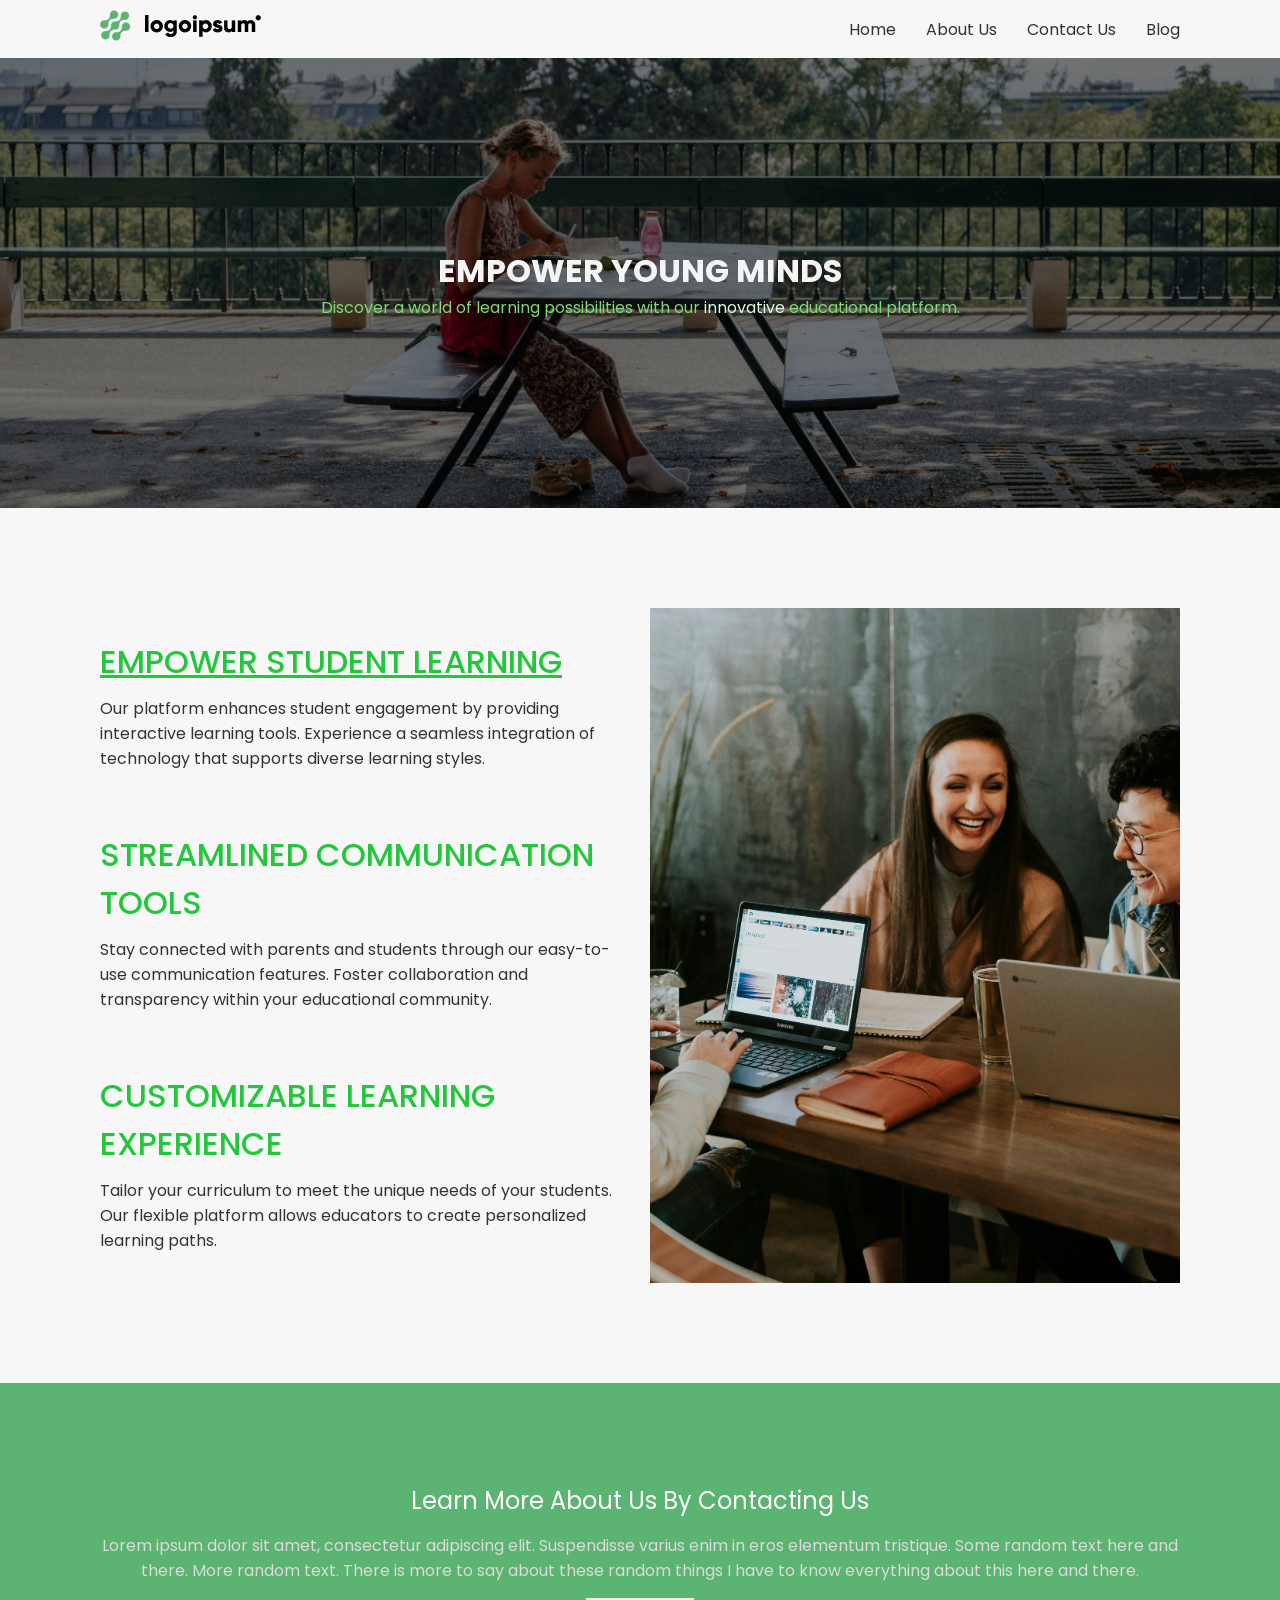
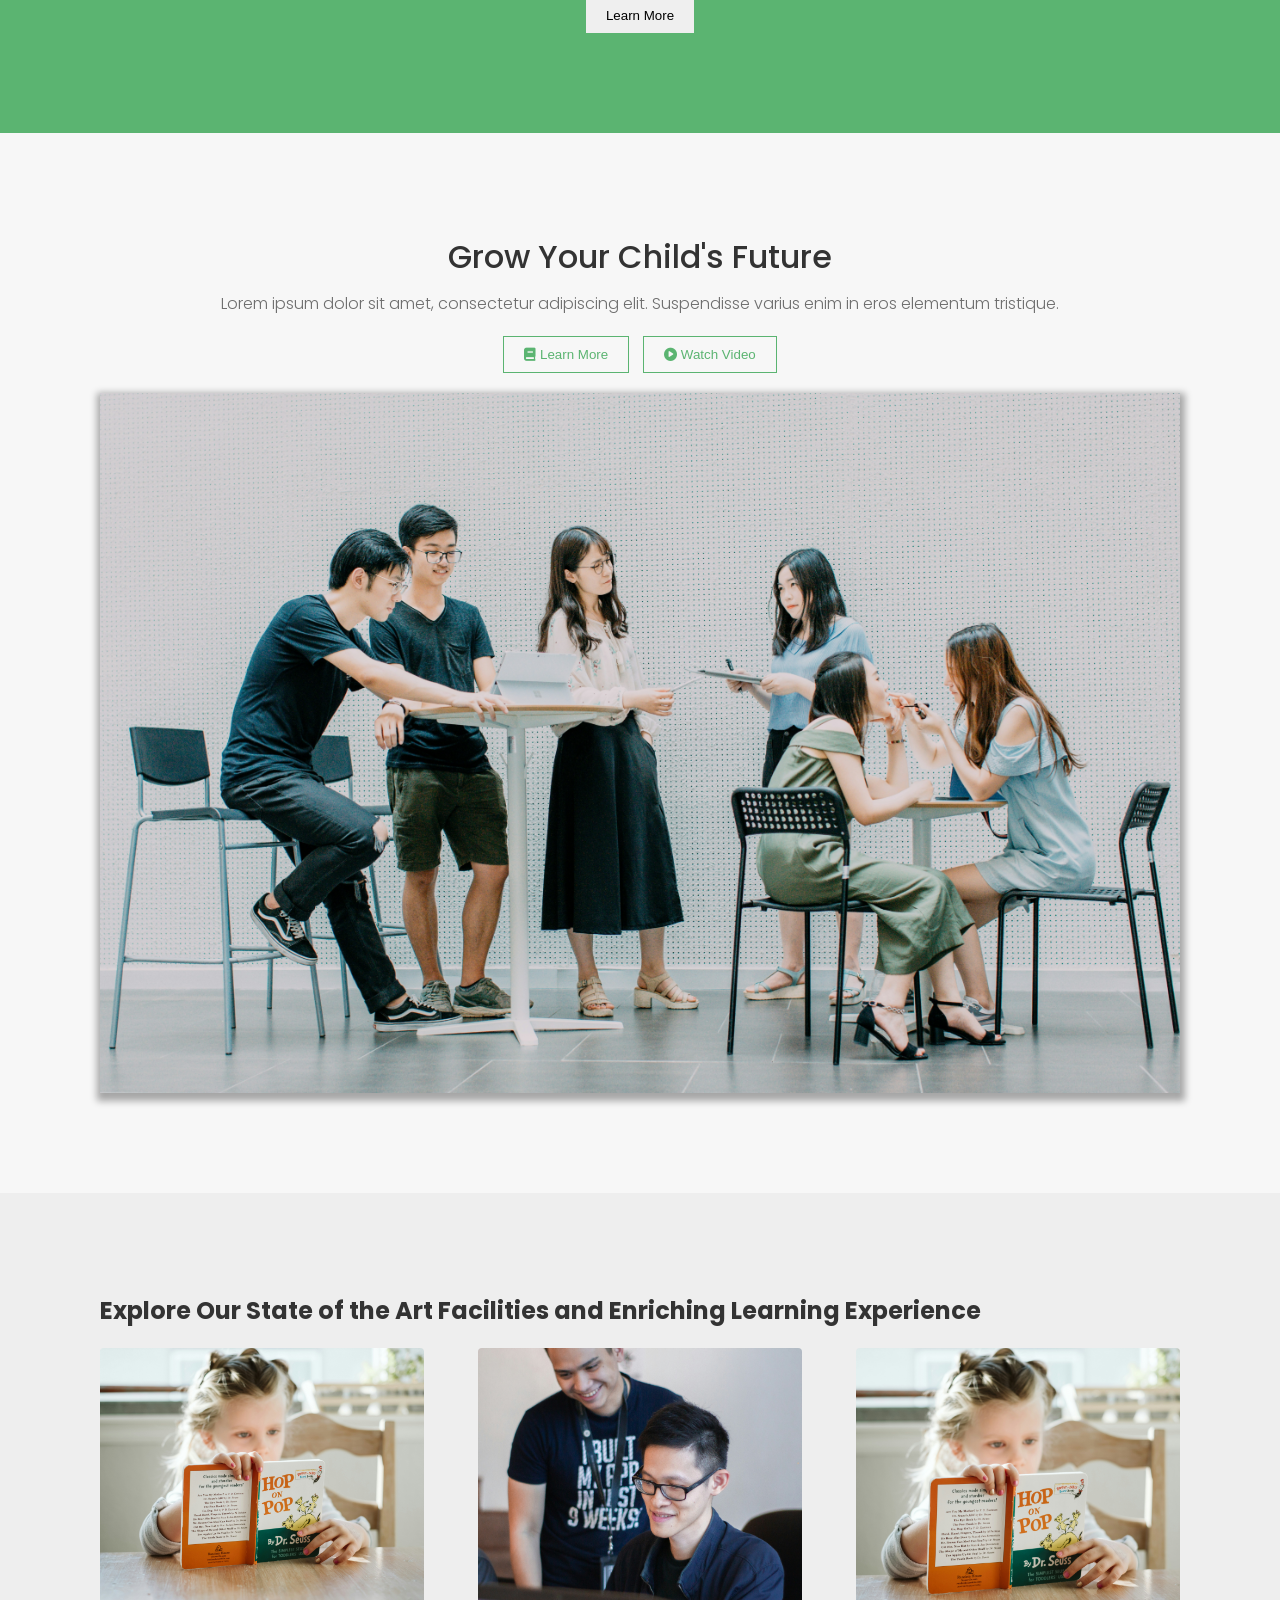
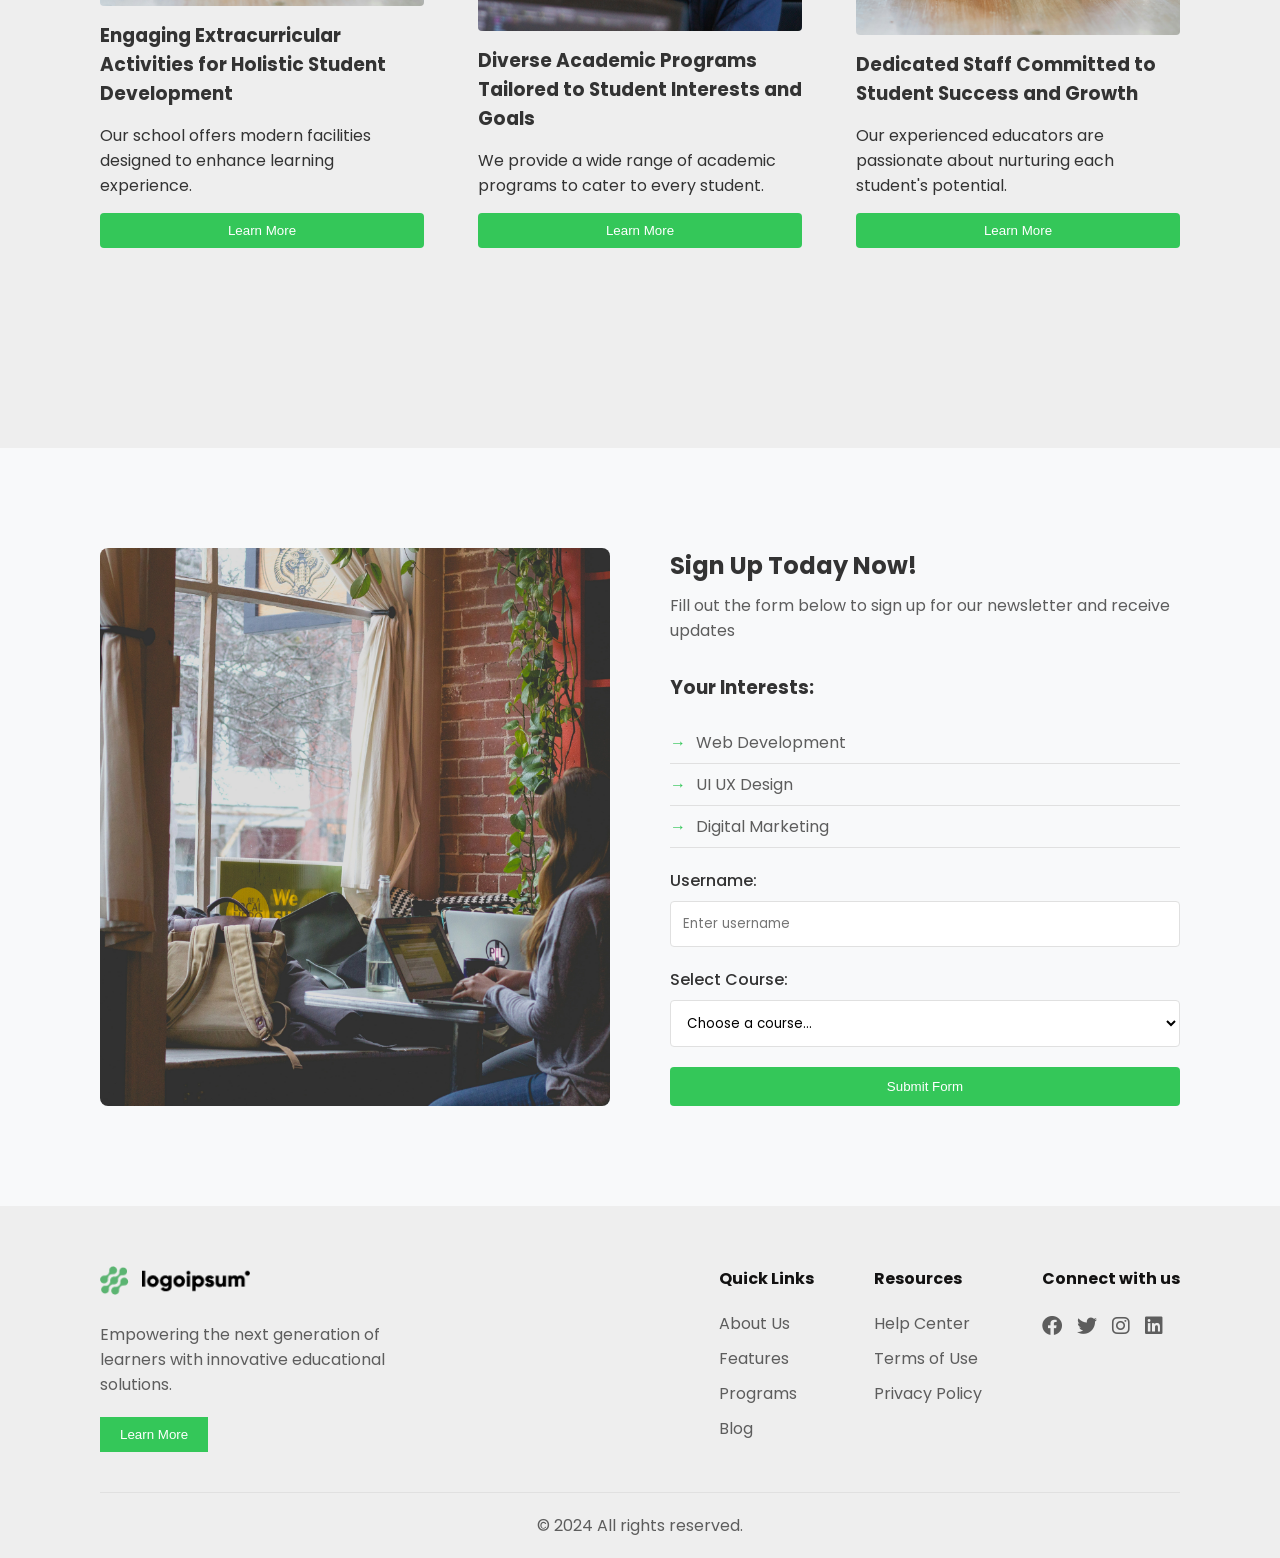
<file: App_1/index.html>
<!DOCTYPE html>
<html lang="en">
  <head>
    <meta charset="UTF-8" />
    <meta name="viewport" content="width=device-width, initial-scale=1.0" />
    <title>T_O_CSS_C_a1</title>

    <link rel="preconnect" href="https://fonts.googleapis.com" />
    <link rel="preconnect" href="https://fonts.gstatic.com" crossorigin />
    <link
      href="https://fonts.googleapis.com/css2?family=Poppins:wght@100;200;300;400;500;600;700;800;900&display=swap"
      rel="stylesheet"
    />
    <link rel="stylesheet" href="styles.css" />
    <link
      rel="stylesheet"
      href="https://cdnjs.cloudflare.com/ajax/libs/font-awesome/6.0.0/css/all.min.css"
    />
  </head>
  <body>
    <!-- 9. Exercise - Navigation and Footer -->
    <nav class="nav">
      <div class="nav__logo">
        <img src="images/logo.png" alt="Logo" />
      </div>
      <div class="nav__links">
        <a href="#home" class="nav__link">Home</a>
        <a href="#about" class="nav__link">About Us</a>
        <a href="#contact" class="nav__link">Contact Us</a>
        <a href="#blog" class="nav__link">Blog</a>
      </div>
    </nav>

    <header class="hero">
      <h1 class="hero__title">EMPOWER YOUNG MINDS</h1>
      <p class="hero__description">
        Discover a world of learning possibilities with our
        <span id="hero__highlight">innovative</span> educational platform.
      </p>
    </header>

    <section class="feature">
      <div class="feature__container">
        <div class="feature__item">
          <h2 class="feature__title feature__title--selected">
            Empower Student Learning
          </h2>
          <p class="feature__description">
            Our platform enhances student engagement by providing interactive
            learning tools. Experience a seamless integration of technology that
            supports diverse learning styles.
          </p>
        </div>

        <div class="feature__item">
          <h2 class="feature__title">Streamlined Communication Tools</h2>
          <p class="feature__description">
            Stay connected with parents and students through our easy-to-use
            communication features. Foster collaboration and transparency within
            your educational community.
          </p>
        </div>

        <div class="feature__item">
          <h2 class="feature__title">Customizable Learning Experience</h2>
          <p class="feature__description">
            Tailor your curriculum to meet the unique needs of your students.
            Our flexible platform allows educators to create personalized
            learning paths.
          </p>
        </div>
      </div>

      <div class="feature__image-container">
        <img
          class="feature__image"
          src="images/features.jpg"
          alt="Feature Image"
        />
      </div>
    </section>

    <!-- 3. Colors - Call to Action Section -->
    <section class="cta">
      <h3 class="cta__title">Learn More About Us By Contacting Us</h3>
      <p class="cta__description">
        Lorem ipsum dolor sit amet, consectetur adipiscing elit. Suspendisse
        varius enim in eros elementum tristique. Some random text here and
        there. More random text. There is more to say about these random things
        I have to know everything about this here and there.
      </p>
      <button class="cta__button cta__button--primary">Learn More</button>
    </section>

    <!-- 4. Box Model - Video Section -->
    <section class="video">
      <h3 class="video__title">Grow Your Child's Future</h3>
      <p class="video__description">
        Lorem ipsum dolor sit amet, consectetur adipiscing elit. Suspendisse
        varius enim in eros elementum tristique.
      </p>
      <div class="video__controls">
        <button class="video__button video__button--primary">
          <i class="fas fa-book"></i> Learn More
        </button>
        <button class="video__button video__button--secondary">
          <i class="fas fa-play-circle"></i> Watch Video
        </button>
      </div>
      <div class="video__container"></div>
    </section>

    <!-- 5. Flex - Programs Section -->
    <section class="programs">
      <h2>
        Explore Our State of the Art Facilities and Enriching Learning
        Experience
      </h2>
      <div class="programs__cards">
        <div class="programs__card">
          <img
            class="programs__card-img"
            src="images/program1.jpg"
            alt="Learning Activities"
          />
          <h3>
            Engaging Extracurricular Activities for Holistic Student Development
          </h3>
          <p>
            Our school offers modern facilities designed to enhance learning
            experience.
          </p>
          <button class="programs__button">Learn More</button>
        </div>
        <div class="programs__card">
          <img
            class="programs__card-img"
            src="images/program2.jpg"
            alt="Academic Programs"
          />
          <h3>
            Diverse Academic Programs Tailored to Student Interests and Goals
          </h3>
          <p>
            We provide a wide range of academic programs to cater to every
            student.
          </p>
          <button class="programs__button">Learn More</button>
        </div>
        <div class="programs__card">
          <img
            class="programs__card-img"
            src="images/program1.jpg"
            alt="Learning Activities"
          />
          <h3>Dedicated Staff Committed to Student Success and Growth</h3>
          <p>
            Our experienced educators are passionate about nurturing each
            student's potential.
          </p>
          <button class="programs__button">Learn More</button>
        </div>
      </div>
    </section>

    <!-- 6. HTML Elements & Images - Form Section -->
    <section class="element">
      <div class="element__left">
        <img
          class="element__image"
          src="images/formimage.jpg"
          alt="Form Image"
        />
      </div>
      <div class="element__right">
        <h2>Sign Up Today Now!</h2>
        <p class="element__subtitle">
          Fill out the form below to sign up for our newsletter and receive
          updates
        </p>
        <form class="element__form">
          <h3>Your Interests:</h3>
          <ul class="element__list">
            <li class="element__list-item">Web Development</li>
            <li class="element__list-item">UI UX Design</li>
            <li class="element__list-item">Digital Marketing</li>
          </ul>

          <div class="element__form-group">
            <label for="username">Username:</label>
            <input type="text" id="username" placeholder="Enter username" />
          </div>

          <div class="element__form-group">
            <label for="course">Select Course:</label>
            <select id="course">
              <option value="">Choose a course...</option>
              <option value="html">HTML & CSS</option>
              <option value="js">Javascript</option>
              <option value="react">React</option>
            </select>
          </div>

          <button type="submit" class="element__button">Submit Form</button>
        </form>
      </div>
    </section>

    <!-- 9. Exercise - Navigation and Footer -->
    <footer class="footer">
      <div class="footer__content">
        <div class="footer__logo">
          <img src="images/logo.png" alt="Logo" />
          <p>
            Empowering the next generation of learners with innovative
            educational solutions.
          </p>
          <button class="footer__button">Learn More</button>
        </div>
        <div class="footer__links">
          <div class="footer__column">
            <h4>Quick Links</h4>
            <a href="#">About Us</a>
            <a href="#">Features</a>
            <a href="#">Programs</a>
            <a href="#">Blog</a>
          </div>
          <div class="footer__column">
            <h4>Resources</h4>
            <a href="#">Help Center</a>
            <a href="#">Terms of Use</a>
            <a href="#">Privacy Policy</a>
          </div>
          <div class="footer__column">
            <h4>Connect with us</h4>
            <div class="footer__social">
              <a href="#"><i class="fab fa-facebook"></i></a>
              <a href="#"><i class="fab fa-twitter"></i></a>
              <a href="#"><i class="fab fa-instagram"></i></a>
              <a href="#"><i class="fab fa-linkedin"></i></a>
            </div>
          </div>
        </div>
      </div>
      <div class="footer__bottom">
        <p>&copy; 2024 All rights reserved.</p>
      </div>
    </footer>
  </body>
</html>
</file>
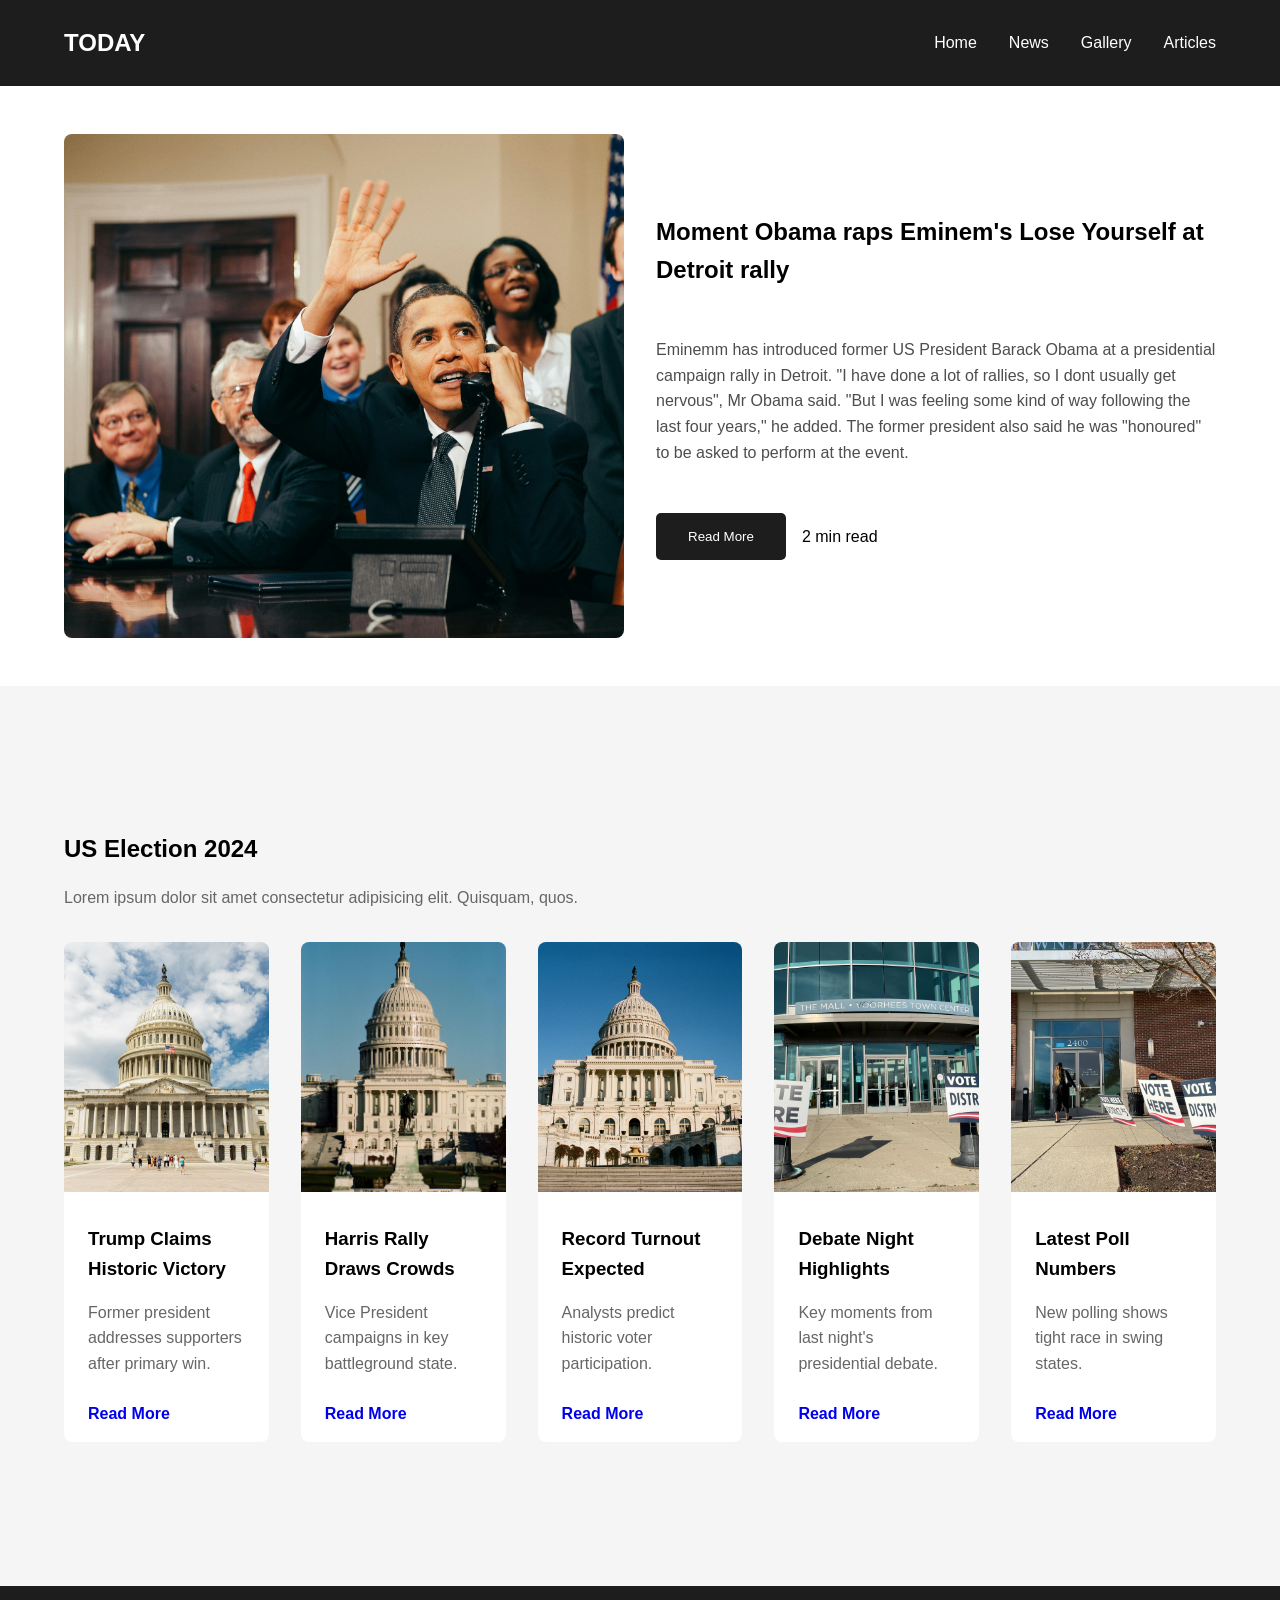
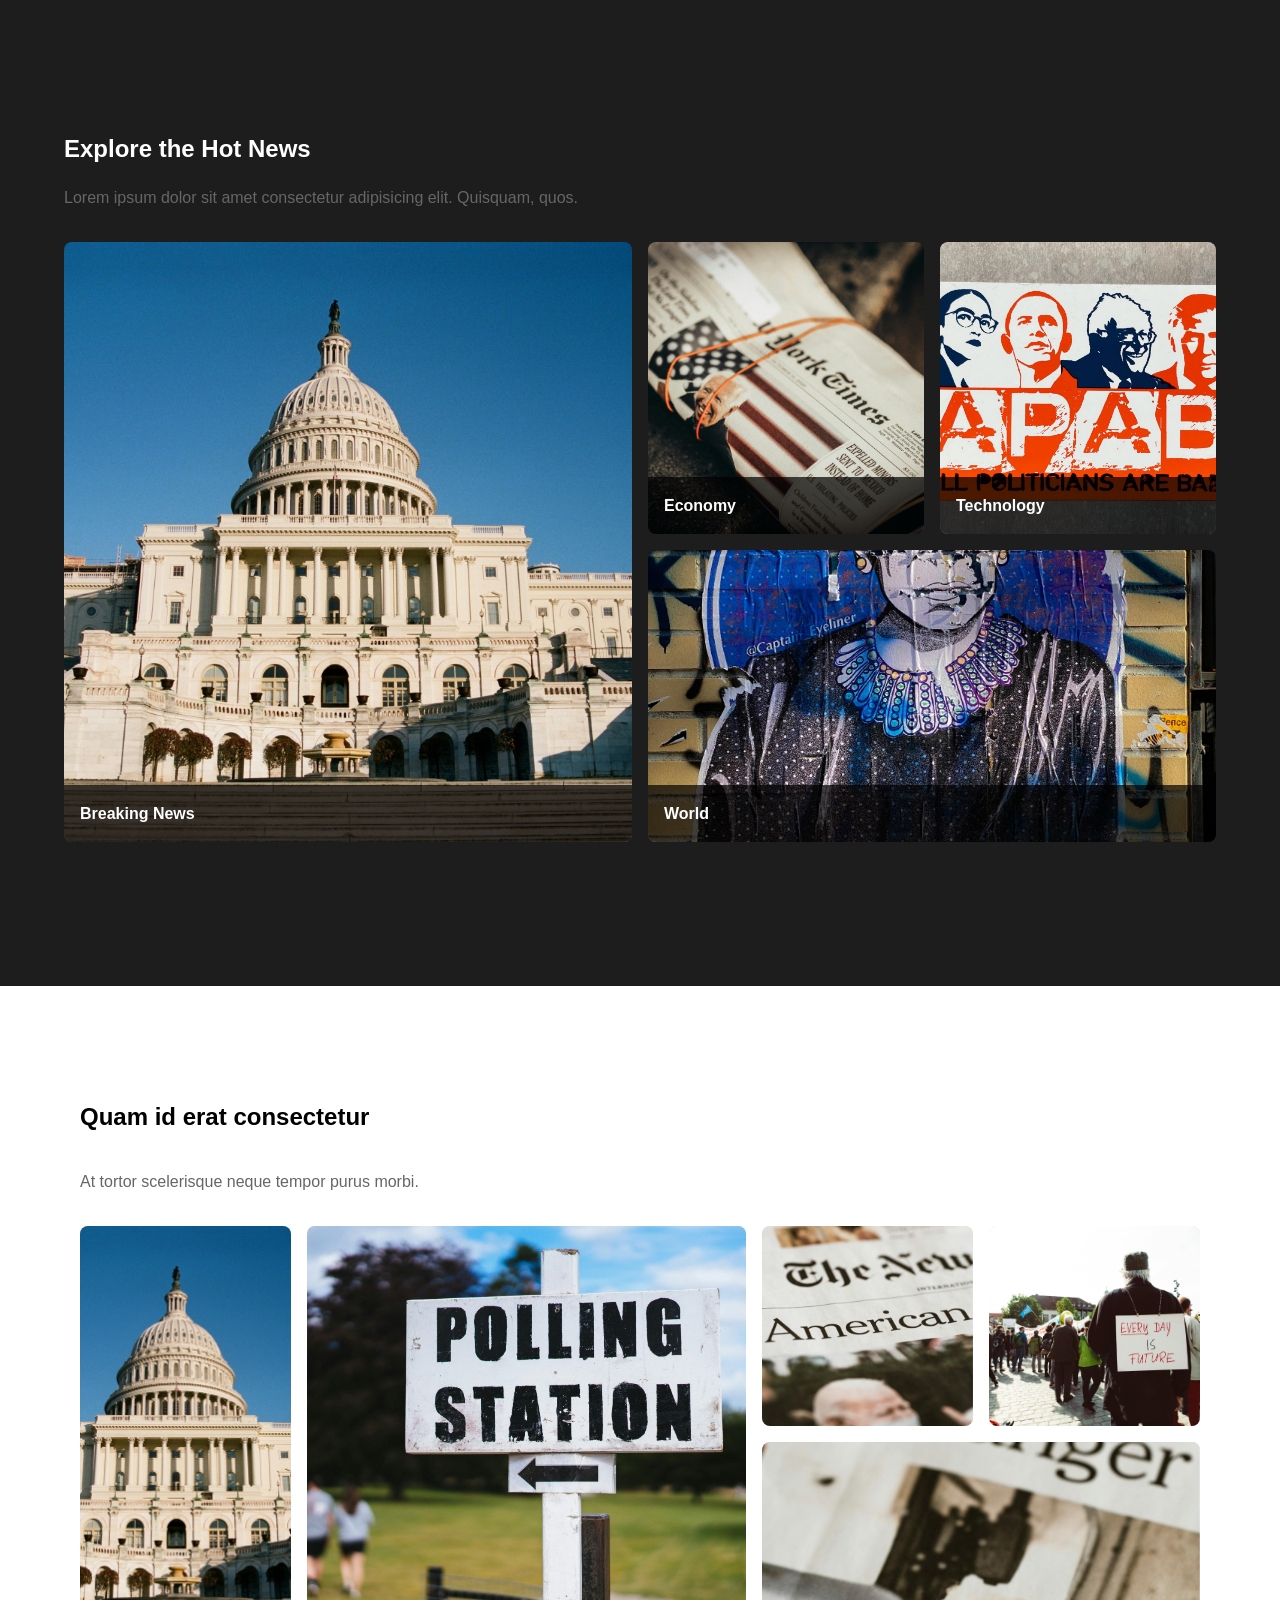
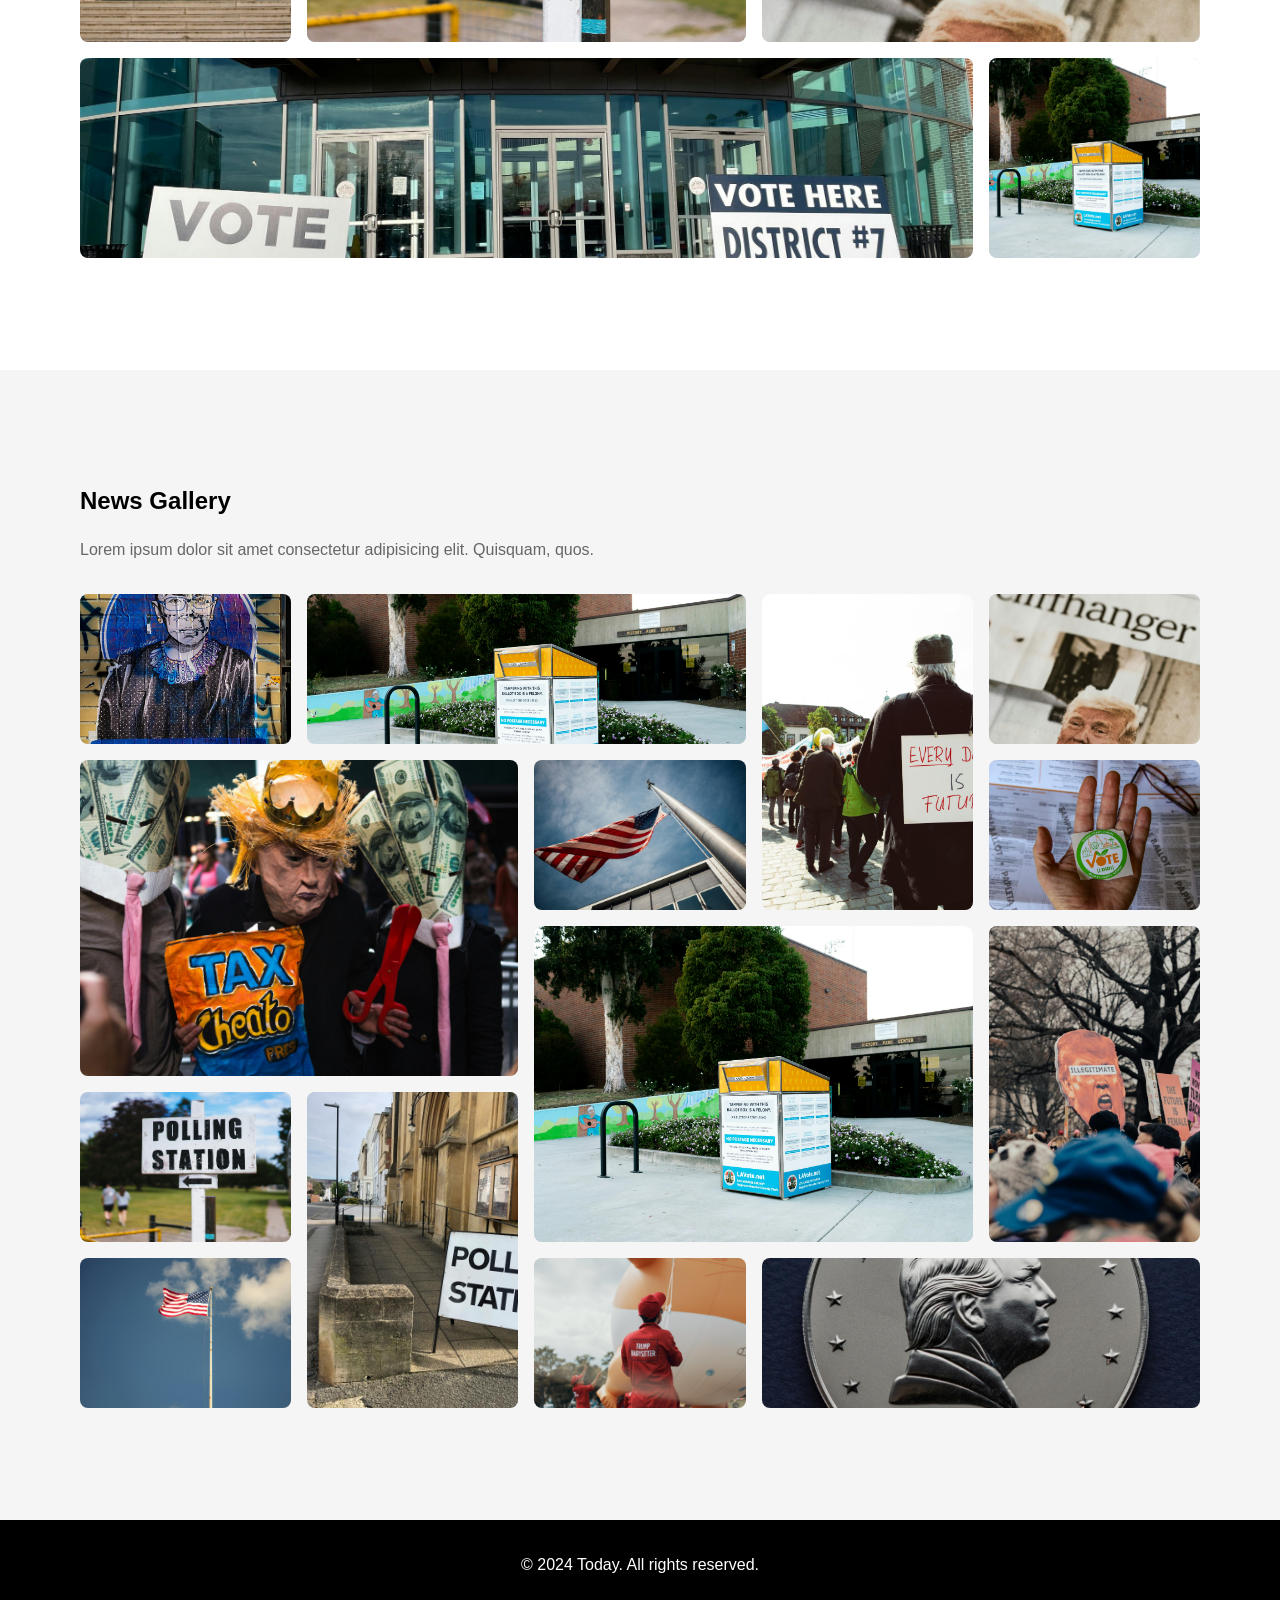
<file: App_2/index.html>
<!DOCTYPE html>
<html lang="en">
  <head>
    <meta charset="UTF-8" />
    <meta name="viewport" content="width=device-width, initial-scale=1.0" />
    <title>TODAY News - Layout Examples</title>
    <link rel="stylesheet" href="styles.css" />
  </head>
  <body>
    <!-- 1. Flex - Header Navigation -->
    <header class="header">
      <nav class="header-nav">
        <div class="header-logo">TODAY</div>
        <div class="header-links">
          <a href="#">Home</a>
          <a href="#">News</a>
          <a href="#">Gallery</a>
          <a href="#">Articles</a>
        </div>
      </nav>
    </header>

    <main>
      <!-- 2. Flex and Column - Featured Article -->
      <section class="featured container">
        <div class="featured-image">
          <img src="images/main-image.jpg" alt="Featured News" />
        </div>
        <div class="featured-content">
          <h2>Moment Obama raps Eminem's Lose Yourself at Detroit rally</h2>
          <p>
            Eminemm has introduced former US President Barack Obama at a
            presidential campaign rally in Detroit. "I have done a lot of
            rallies, so I dont usually get nervous", Mr Obama said. "But I was
            feeling some kind of way following the last four years," he added.
            The former president also said he was "honoured" to be asked to
            perform at the event.
          </p>
          <div class="featured-footer">
            <button href="#" class="featured-more">Read More</button>
            <span class="featured-time">2 min read</span>
          </div>
        </div>
      </section>

      <!-- 3. Flex/Grid List - Latest Cards without text overlay -->
      <section class="latest">
        <div class="container">
          <h2 class="latest-title">US Election 2024</h2>
          <p class="latest-subtitle">
            Lorem ipsum dolor sit amet consectetur adipisicing elit. Quisquam,
            quos.
          </p>
          <div class="latest-list">
            <article class="latest-card">
              <img src="images/image2.jpg" alt="News Image" />
              <div class="latest-content">
                <h3>Trump Claims Historic Victory</h3>
                <p>Former president addresses supporters after primary win.</p>
                <a href="#" class="latest-more">Read More</a>
              </div>
            </article>
            <article class="latest-card">
              <img src="images/image3.jpg" alt="News Image" />
              <div class="latest-content">
                <h3>Harris Rally Draws Crowds</h3>
                <p>Vice President campaigns in key battleground state.</p>
                <a href="#" class="latest-more">Read More</a>
              </div>
            </article>
            <article class="latest-card">
              <img src="images/image4.jpg" alt="News Image" />
              <div class="latest-content">
                <h3>Record Turnout Expected</h3>
                <p>Analysts predict historic voter participation.</p>
                <a href="#" class="latest-more">Read More</a>
              </div>
            </article>
            <article class="latest-card">
              <img src="images/image5.jpg" alt="News Image" />
              <div class="latest-content">
                <h3>Debate Night Highlights</h3>
                <p>Key moments from last night's presidential debate.</p>
                <a href="#" class="latest-more">Read More</a>
              </div>
            </article>
            <article class="latest-card">
              <img src="images/image6.jpg" alt="News Image" />
              <div class="latest-content">
                <h3>Latest Poll Numbers</h3>
                <p>New polling shows tight race in swing states.</p>
                <a href="#" class="latest-more">Read More</a>
              </div>
            </article>
          </div>
        </div>
      </section>

      <!-- 4a. Flex/Grid 2D - Hot News - Flex Version -->
      <!-- <section class="hot">
        <div class="container">
          <h2 class="hot-title">Explore the Hot News</h2>
          <p class="hot-subtitle">
            Lorem ipsum dolor sit amet consectetur adipisicing elit. Quisquam,
            quos.
          </p>
          <div class="hot-flex">
            <article class="hot-card hot-left">
              <img src="images/image4.jpg" alt="Breaking News" />
              <div class="hot-overlay">Breaking News</div>
            </article>

            <div class="hot-right">
              <div class="hot-right-inner">
                <article class="hot-card">
                  <img src="images/image8.jpg" alt="Economy Update" />
                  <div class="hot-overlay">Economy</div>
                </article>
                <article class="hot-card">
                  <img src="images/image9.jpg" alt="Technology News" />
                  <div class="hot-overlay">Technology</div>
                </article>
              </div>
              <article class="hot-card">
                <img src="images/image10.jpg" alt="World News" />
                <div class="hot-overlay">World</div>
              </article>
            </div>
          </div>
        </div>
      </section> -->

      <!-- 4b. Flex/Grid 2D - Hot News - Grid Version -->
      <section class="hot">
        <div class="container">
          <h2 class="hot-title">Explore the Hot News</h2>
          <p class="hot-subtitle">
            Lorem ipsum dolor sit amet consectetur adipisicing elit. Quisquam,
            quos.
          </p>
          <div class="hot-grid">
            <article class="hot-card hot-grid-1">
              <img src="images/image4.jpg" alt="Breaking News" />
              <!-- questo div c'è ma non è visibile perchè è coperto dall'immagine che ha altezza 100% del parent-->
              <!-- diventa visibile nel momento in cui gli assegnamo una position absolute rispetto alla position: relative della classe .hot-card -->
              <div class="hot-overlay">Breaking News</div>
            </article>
            <article class="hot-card hot-grid-2">
              <img src="images/image8.jpg" alt="Economy Update" />
              <div class="hot-overlay">Economy</div>
            </article>
            <article class="hot-card hot-grid-3">
              <img src="images/image9.jpg" alt="Technology News" />
              <div class="hot-overlay">Technology</div>
            </article>
            <article class="hot-card hot-grid-4">
              <img src="images/image10.jpg" alt="World News" />
              <div class="hot-overlay">World</div>
            </article>
          </div>
        </div>
      </section>

      <!-- 5. Grid Auto - Masonry Layout -->
      <section class="masonry">
        <div class="container">
          <h2>Quam id erat consectetur</h2>
          <p class="masonry-subtitle">
            At tortor scelerisque neque tempor purus morbi.
          </p>
          <div class="masonry-grid">
            <div class="masonry-item item1">
              <img src="images/image4.jpg" alt="Masonry Image 1" />
              <!-- <div class="prova">View Story</div> -->
            </div>
            <div class="masonry-item item2">
              <img src="images/image18.jpg" alt="Masonry Image 2" />
            </div>
            <div class="masonry-item item3">
              <img src="images/image13.jpg" alt="Masonry Image 3" />
            </div>
            <div class="masonry-item item4">
              <img src="images/image14.jpg" alt="Masonry Image 4" />
            </div>
            <div class="masonry-item item5">
              <img src="images/image15.jpg" alt="Masonry Image 5" />
            </div>
            <div class="masonry-item item6">
              <img src="images/image5.jpg" alt="Masonry Image 6" />
            </div>
            <div class="masonry-item item7">
              <img src="images/image17.jpg" alt="Masonry Image 7" />
            </div>
          </div>
        </div>
      </section>

      <!-- 6. Grid Templates - News Gallery -->
      <section class="gallery">
        <div class="container">
          <h2 class="gallery-title">News Gallery</h2>
          <p class="gallery-subtitle">
            Lorem ipsum dolor sit amet consectetur adipisicing elit. Quisquam,
            quos.
          </p>
          <div class="gallery-grid">
            <div class="gallery-item a">
              <img src="images/image10.jpg" alt="Gallery Image 1" />
            </div>
            <div class="gallery-item b">
              <img src="images/image17.jpg" alt="Gallery Image 2" />
            </div>
            <div class="gallery-item c">
              <img src="images/image14.jpg" alt="Gallery Image 3" />
            </div>
            <div class="gallery-item d">
              <img src="images/image15.jpg" alt="Gallery Image 4" />
            </div>
            <div class="gallery-item e">
              <img src="images/image25.jpg" alt="Gallery Image 5" />
            </div>
            <div class="gallery-item f">
              <img src="images/image11.jpg" alt="Gallery Image 6" />
            </div>
            <div class="gallery-item g">
              <img src="images/image16.jpg" alt="Gallery Image 7" />
            </div>
            <div class="gallery-item h">
              <img src="images/image17.jpg" alt="Gallery Image 8" />
            </div>
            <div class="gallery-item i">
              <img src="images/image18.jpg" alt="Gallery Image 9" />
            </div>
            <div class="gallery-item j">
              <img src="images/image19.jpg" alt="Gallery Image 10" />
            </div>
            <div class="gallery-item k">
              <img src="images/image20.jpg" alt="Gallery Image 11" />
            </div>
            <div class="gallery-item l">
              <img src="images/image21.jpg" alt="Gallery Image 12" />
            </div>
            <div class="gallery-item m">
              <img src="images/image22.jpg" alt="Gallery Image 13" />
            </div>
            <div class="gallery-item n">
              <img src="images/image23.jpg" alt="Gallery Image 14" />
            </div>
          </div>
        </div>
      </section>
    </main>

    <footer>
      <p>© 2024 Today. All rights reserved.</p>
    </footer>
  </body>
</html>
</file>
<file: App_1/styles.css>
/* ================================ */
/* 1. Selectors & Basic Properties - Hero Section */
/* ================================ */

* {
  padding: 0;
  margin: 0;
  box-sizing: border-box;
}

body {
  background-color: #f7f7f7;
  color: #333;
  font-family: 'Poppins', Times, serif;
}

.hero {
  padding: 100px;
}

.hero__title {
  /* color: black; */
  color: #f5f5f5;
}

.hero__description {
  color: #81da76;
}

#hero__highlight {
  color: #dbfbe0;
}

/* ================================ */
/* 2. Fonts - Features Section */
/* ================================ */

.feature {
  padding: 100px;
}

.feature__item {
  padding: 30px 0px;
}

.feature__title {
  font-size: 2rem;
  font-weight: 500;
  text-transform: uppercase;
  color: #23c73c;
  margin-bottom: 10px;
}

.feature__title--selected {
  text-decoration: underline;
}

.feature__description {
}

/* ================================ */
/* 3. Colors - Call to Action Section */
/* ================================ */

.cta {
  padding: 100px;
  background-color: #5bb471;
  color: #fff;
  text-align: center;
}

.cta__description {
  padding: 15px 0;
  color: #dbdbdb;
}

button {
  color: none;
  border: none;
}

.cta__button {
  padding: 10px 20px;
}

/* ================================ */
/* 4. Box Model - Video Section */
/* ================================ */
.video {
  text-align: center;
  padding: 100px;
  font-weight: 500;
}

.video__title {
  font-size: 32px;
  font-weight: 500;
}

.video__description {
  margin-top: 10px;
  font-weight: 300;
  color: #6e6e6e;
}

.video__controls {
  margin-top: 20px;
}

.video__button {
  border: 1px solid #5bb471;
  background: none;
  padding: 10px 20px;
}

.video__button--primary {
  margin-right: 10px;
}

.video__container {
  margin-top: 20px;
  background-color: #ccc;
  width: 100%;
  height: 500px;
  box-shadow: 1px 4px 7px 4px rgba(0, 0, 0, 0.33);
}

/* ================================ */
/* 5. Flex - Programs Section */
/* ================================ */
.programs {
  padding: 100px;
  background-color: #eee;
  padding-bottom: 200px;
}

.programs__cards {
  display: flex;
  justify-content: space-between;
  gap: 20px;
  margin-top: 20px;
}

.programs__card {
  background-color: #b5b5b5;
  padding: 30px;
  flex-basis: 30%;
  height: 400px;
}

/* ================================ */
/* 6. HTML Elements & Images - Form Section */
/* ================================ */
.element {
  display: flex;
  justify-content: space-between;
  padding: 100px;
  gap: 60px;
  background-color: #f8f9fa;
}

.element__left {
  flex: 1;
}

.element__right {
  flex: 1;
}

.element__subtitle {
  color: #5d5d5d;
  margin-top: 10px;
  margin-bottom: 30px;
}

.element__form {
  display: flex;
  flex-direction: column;
  gap: 20px;
}

.element__placeholder {
  background-color: grey;
  width: 100%;
  height: 100%;
}

.element__list {
  list-style-type: none;
  padding-left: 0;
}

.element__list-item {
  padding: 8px 0;
  border-bottom: 1px solid #e0e0e0;
  color: #5d5d5d;
}

.element__list-item:before {
  content: '→';
  margin-right: 10px;
  color: #34c759;
}

.element__form-group {
  display: flex;
  flex-direction: column;
  gap: 8px;
}

.element__form-group label {
  color: #333;
  font-weight: 500;
}

.element__form-group input,
.element__form-group select {
  padding: 12px;
  border: 1px solid #e0e0e0;
  border-radius: 4px;
  font-family: inherit;
}

.element__form-group input:focus,
.element__form-group select:focus {
  outline: none;
  border-color: #34c759;
  box-shadow: 0 0 0 2px rgba(52, 199, 89, 0.2);
}

.element__form-group select {
  cursor: pointer;
  background-color: white;
}

.element__form-group option {
  padding: 8px;
}

.element__button {
  background-color: #34c759;
  color: white;
  padding: 12px 24px;
  border: none;
  border-radius: 4px;
  cursor: pointer;
  font-weight: 500;
  transition: background-color 0.2s;
}

.element__button:hover {
  background-color: #2db14e;
}

/* ================================ */
/* 8. Images and Final Styling */
/* ================================ */
.hero {
  /* 50vh = 50% dell'intero schermo */
  height: 50vh;
  background-image: url('images/hero.jpg');
  /* immagine adattata a coprire tutto l'elemento */
  background-size: cover;
  /* poszione dell'immagine per il background, dal centro */
  background-position: center;
  /* queste 2 vanno utilizzate insieme per avere l'effetto opaco */
  background-color: rgba(0, 0, 0, 0.55);
  background-blend-mode: overlay;
  text-align: center;
  /* proprietà CSS anche senza definire display: flex */
  align-content: center;
}

.feature {
  display: flex;
  justify-content: space-between;
  gap: 20px;
}

/* questi 2 elementi, tramite display: flex impostata alla section con classe .feature, saranno mostrati affiancati */
.feature__container {
  /* flex-basis: 50%; */
  flex: 1;
}

.feature__image-container {
  /* flex-basis: 50%; */
  flex: 1;
}

/* l'immagine avrà il 100% dell'altezza e della larghezza del parent (.feature__image-container) */
.feature__image {
  width: 100%;
  height: 100%;
  /* questa proprietà permette di non stretchare l'immagine e perderne quindi le proporzioni, viene mostrata una porzione dell'immagine con le giuste proporzioni a seconda della risoluzione dello schermo */
  object-fit: cover;
}

.cta__title {
  font-size: 24px;
  font-weight: 400;
}

.cta__button--primary:hover {
  background-color: #d0d0d0;
  cursor: pointer;
}

.video__button--primary {
  color: #5bb471;
}

.video__button--primary:hover,
.video__button--secondary:hover {
  background-color: #5bb471;
  color: white;
  cursor: pointer;
}

.video__button--secondary {
  color: #5bb471;
}

/* .video__button--secondary:hover {
  background-color: #5bb471;
  color: white;
  cursor: pointer;
} */

.video__container {
  background-image: url('images/video.jpg');
  background-size: cover;
  background-position: center;
  background-blend-mode: overlay;
  background-color: rgba(0, 0, 0, 0.05);
  height: 700px;
}

.programs__card {
  background: none;
  padding: 0;
  flex-basis: 30%;
  /* flex: 1; */
  display: flex;
  flex-direction: column;
  justify-content: space-between;
  gap: 15px;
  height: 500px;
  border-radius: 8px;
}

.programs__card-img {
  width: 100%;
  height: 700px;
  min-height: 200px;
  object-fit: cover;
  border-radius: 4px;
}

.programs__card-description {
  color: #6e6e6e;
  font-weight: 300;
  margin-bottom: 15px;
}

.programs__button {
  background-color: #34c759;
  color: white;
  padding: 10px 20px;
  border-radius: 4px;
  cursor: pointer;
  margin-top: auto;
}

.programs__button:hover {
  background-color: #2db14e;
}

.element__image {
  width: 100%;
  height: 100%;
  object-fit: cover;
  border-radius: 8px;
}

/* ================================ */
/* 9. Navbar and Footer Section */
/* ================================ */
.nav {
  display: flex;
  justify-content: space-between;
  align-items: center;
  padding: 10px 100px;
}

.nav__links {
  display: flex;
  align-items: center;
  gap: 30px;
  text-decoration: none;
}

.nav__link {
  text-decoration: none;
  color: #333333;
}

.nav__link:hover {
  color: #34c759;
}

.footer {
  background-color: #eeeeee;
  padding: 60px 100px 20px;
}

.footer__content {
  display: flex;
  justify-content: space-between;
  margin-bottom: 40px;
}

.footer__logo {
  flex-basis: 30%;
}

.footer__logo img {
  max-width: 150px;
  margin-bottom: 20px;
}

.footer__logo p {
  margin-bottom: 20px;
  color: #5d5d5d;
}

.footer__links {
  display: flex;
  gap: 60px;
}

.footer__column h4 {
  color: #121111;
  margin-bottom: 20px;
}

.footer__column a {
  display: block;
  color: #5d5d5d;
  text-decoration: none;
  margin-bottom: 10px;
}

.footer__column a:hover {
  color: #34c759;
}

.footer__social {
  display: flex;
  gap: 15px;
}

.footer__social a {
  color: #5d5d5d;
  font-size: 20px;
}

.footer__social a:hover {
  color: #34c759;
}

.footer__bottom {
  border-top: 1px solid #e0e0e0;
  padding-top: 20px;
  text-align: center;
  color: #5d5d5d;
}

.footer__button {
  background-color: #34c759;
  color: #ffffff;
  padding: 10px 20px;
  border: none;
  cursor: pointer;
}

.footer__button:hover {
  background-color: #2db14e;
}
</file>
<file: App_2/styles.css>
/* Base Styles */
/* regole generali per tutti gli elementi dell'app */
* {
  margin: 0;
  padding: 0;
  box-sizing: border-box;
}

body {
  font-family: Arial, sans-serif;
  line-height: 1.6;
}

section {
  padding: 6rem 0;
}

section h2 {
  margin-bottom: 2rem;
}

.container {
  max-width: 1500px;
  margin: 0 auto;
  padding: 3rem 4rem;
}

/* TEMPORARY - Remove after adding all the styles */
/* img {
  display: block;
  width: 100px;
  height: 100px;
} */

/* 1. Flex - Header Navigation */
.header {
  background: #1d1d1d;
  padding: 1.5rem 0;
  color: #fff;
}

/* flexbox è PERFETTO QUANDO SI LAVORA IN MANIERA UNIDIMENSIONALE, lungo una sola direzione (o quella orizzontale o quella verticale) */
/* container flexbox per 2 div in space-between */
.header-nav {
  display: flex;
  justify-content: space-between;
  align-items: center;
  max-width: 1500px;
  padding: 0 4rem;
  /* settando margin 0 auto posso centrare orizzontalmente gli elementi */
  margin: 0 auto;
}

.header-logo {
  font-size: 1.5rem;
  font-weight: bold;
}

/* questo div a sua volta è un container flexbox */
.header-links {
  display: flex;
  justify-content: space-between;
  align-items: center;
  gap: 2rem;
}

.header-links a {
  color: #fff;
  /* rimuovo la sottolineatura degli anchor elements */
  text-decoration: none;
  cursor: pointer;
}

.header-links a:hover {
  color: #9c9c9c;
}

/* 2. Flex and Column - Featured Section */
/* struttura sempre unidimensionale: 2 div all'interno che vanno mostrati uno di fianco all'altro */
.featured {
  display: flex;
  justify-content: space-between;
  align-items: center;
  gap: 2rem;
  margin: 0 auto;
  height: 600px;
}

.featured-image {
  /* l'immagine deve essere il 50% della larghezza del parent, questa classe è applicata ad un div, uno dei 2 div da affianacare e che avranno la stessa larghezza (il 50% del parent)  */
  flex-basis: 50%;
  /* l'altezza del div è 100% del parent */
  height: 100%;
  /* background-color: #e0e0e0; */
  /* questa proprietà non si vedrà perchè l'immagine avrà forma rettangolare senza border radius, per vederla la dobbiamo applicare anche all'immagine */
  border-radius: 8px;
}

/* l'immagine è contenuta nel div .featured-image, ha il 100% della larghezza e dell'altezza del parent */
.featured-image img {
  width: 100%;
  height: 100%;
  /* The replaced content is sized to maintain its aspect ratio while filling the element's entire content box. If the object's aspect ratio does not match the aspect ratio of its box, then the object will be clipped to fit. */
  object-fit: cover;
  border-radius: 8px;
}

/* secondo div da affiancare, width il 50% del parent, assegnata tramite flex-basis  */
.featured-content {
  flex-basis: 50%;
  display: flex;
  height: 100%;
  /* elementi al suo interno disposti in senso verticale */
  flex-direction: column;
  /* il justify-content distribuisce gli elementi intorno all'asse principale, in questo caso è quello verticale */
  justify-content: center;
  gap: 1rem;
}

.featured-content p {
  color: #4d4d4d;
}

.featured-footer {
  display: flex;
  gap: 1rem;
  align-items: center;
  margin-top: 2rem;
}

.featured-more {
  color: #fff;
  background: #1d1d1d;
  padding: 1rem 2rem;
  border-radius: 5px;
  border: none;
}

.featured-more:hover {
  background: #414141;
  color: #d9d8d8;
  cursor: pointer;
}

/* 3. Flex/Grid List - Latest Cards */
.latest {
  padding: 6rem 0;
  background: #f5f5f5;
  width: 100%;
}

.latest-title {
  margin-bottom: 1rem;
}

.latest-subtitle {
  margin-bottom: 2rem;
  color: #666666;
}

/* utilizzare flexbox in questo caso mi darebbe problemi nella distribuzione degli elementi nello spazio: se utilizzassi justify-content: space between in caso di numero dispari di elementi la riga con un numero pari di elementi mi darebbe un buco al centro, utilizzando flex-start avrei un buco a destra */
/* in questi casi è meglio utilizzare grid */
/* .latest-list {
  display: flex;
  justify-content: flex-start;
  gap: 2rem;
  flex-wrap: wrap;
} */

.latest-list {
  /* stabiliamo che l'elemento sia un elemnto contenente una griglia grid, composta da righe e colonne */
  display: grid;
  /* grid-template-columns e grid-template-row ci permettono di definire righe e colonne della griglia */
  /* repeat(3, 12px) indica quante colonne e la loro larghezza */
  /* auto-fit = property di grid, FITS the CURRENTLY AVAILABLE columns into the space by expanding them so that they take up any available space. In pratica definisce il numero di colonne da solo */
  /* minmax() definisce la larghezza minima e massima che può avere una colonna */
  /* fr = fractional unit, is what tells the browser to distribute the space between the columns so that each column equally gets one fraction of that space. That is, they’re all fluid, equal-width columns. */
  grid-template-columns: repeat(auto-fit, minmax(200px, 1fr));
  /* distanzio colonne e righe */
  gap: 2rem;
  /* questa molto probabilmente non serve ma mettendola sono sicuro che tutto sia centrato */
  margin: 0 auto;
  /* la proprietà align-items allinea il contenuto di una griglia intorno l'asse delle colonne, justify-items lungo l'asse delle righe, justify-content allinea tutto il contenuto di una griglia lungo l'asse delle righe quando il contenuto totale della griglia è più piccolo del container, align-content lungo l'asse delle colonne */
}

.latest-card {
  /* la larghezza non serve definirla perchè viene calcolata automaticamente da grid tramite grid-template-columns: repeat(auto-fit, minmax(200px, 1fr)); nel container grid, quindi in .latest-list */
  /* min-width: 300px;
  width: 400px; */
  /* flex-basis: 1; */
  /* do un'altezza fissa alla card che sarà sempre 500px */
  height: 500px;
  border-radius: 8px;
  box-shadow: none;
  background: #fff;
  overflow: hidden;
}

.latest-card img {
  width: 100%;
  /* dò un'altezza fissa all'immagine che sarà sempre il 50% di quella della card che la contiene, grazie ad object-fit: cover l'immagine verrà croppata e non si avranno distorsioni anche cambiandone la larghezza */
  height: 250px;
  object-fit: cover;
}

.latest-content {
  padding: 1.5rem;
}

.latest-content h3 {
  margin-bottom: 1rem;
}

.latest-content p {
  color: #666;
  margin-bottom: 1.5rem;
}

.latest-more {
  text-decoration: none;
  font-weight: bold;
  padding-right: 1.5rem;
}

/* 4. Flex/Grid 2D - Hot News */
/* ogni volta che c'è un 2d layout è sempre consigliabile utilizzare grid e non flexbox. Un 2d layout si ha quando si deve creare un qualcosa con una disposizione degli elementi in 2 dimensioni, disposti sia in orizzontale che in verticale. Flexbox va bene quando si ha un layout singolo, una disposizione o solo orizzontale o solo verticale, senza multiple righe */
.hot {
  background: #1d1d1d;
  color: #fff;
}

.hot-title {
  margin-bottom: 1rem;
}

.hot-subtitle {
  margin-bottom: 2rem;
  color: #666;
}

.hot-card {
  background-color: #e0e0e0;
  border-radius: 8px;
  /* overflow: hidden = Overflow content is clipped at the element's padding box. There are no scroll bars, and the clipped content is not visible (i.e., clipped content is hidden), but the content still exists. User agents do not add scroll bars and also do not allow users to view the content outside the clipped region by actions such as dragging on a touch screen or using the scroll wheel on a mouse. The content can be scrolled programmatically (for example, by linking to anchor text, by tabbing to a hidden yet focusable element, or by setting the value of the scrollLeft property or the scrollTo() method), in which case the element box is a scroll container.  */
  /* senza di questo l'immagina avrebbe un'altezza maggiore di quella del parent ed andrebbe al di fuori, ho definito un'altezza fissa del container di 600px */
  overflow: hidden;
}

.hot-card img {
  width: 100%;
  height: 100%;
  object-fit: cover;
}

/* 4a. Flex/Grid 2D - Hot News - Flex Version */
/* section .hot costruita con flexbox, è differente anche la struttura dell'html, è più complicata che utilizzando grid */
.hot-flex {
  display: flex;
  gap: 1rem;
  height: 600px;
  width: 100%;
}

.hot-left {
  /* shorthand per definire flex-grow, flex-shrink e flex-basis */
  /* 0 e 0 diciamo che non deve nè crescere nè rimpiccolirsi */
  /* 50% di flex-basis indica che l'elemento deve avere il 50% di spazio del container */
  flex: 0 0 50%;
  border-radius: 8px;
  overflow: hidden;
}

.hot-right {
  flex: 0 0 50%;
  display: flex;
  flex-direction: column;
  gap: 1rem;
}

/* div flexbox container per le 2 card in alto a destra */
.hot-right-inner {
  display: flex;
  gap: 1rem;
  height: 50%;
}

/* 4b. Flex/Grid 2D - Hot News - Grid Version */
/* stessa disposizione realizzata con grid */
/* nell'html non abbiamo più una serie di elementi innestati tra loro, ma 4 elementi che sono quelli che voglio disporre */
.hot-grid {
  /* definisco il grid container */
  display: grid;
  /* definisco il numero di colonne che deve avere la mia griglia, 1 fr indica che ognuna deve essere larga massimo una unità, quindi se voglio 4 colonne lo spazio sarà diviso sempre in 4 unità, ogni unità una colonna */
  grid-template-columns: repeat(4, 1fr);
  /* definisco il numero di righe che deve avre la mia griglia, 1fr stessa cosa delle colonne */
  grid-template-rows: repeat(2, 1fr);
  /* distanza fra righe e righe e colonne e colonne */
  gap: 1rem;
  /* altezza fissa del container, quando si utilizza grid bisogna sempre definire l'altezza del container */
  height: 600px;
}

/* classi per ogni singolo elemento */
/* per ognuno indico l'inizio e la fine nella griglia, la posizione che andrà ad occupare l'elemento nella griglia */
.hot-grid-1 {
  /* shorthand per grid-column-start e grid-column-end */
  /* scritto così sarebbe la stessa cosa: 1 / 3, cioè inizia alla colonna 1 e finisce alla 3 (la 3 non è compresa) */
  /* https://www.w3schools.com/cssref/tryit.php?filename=trycss_grid-column2 */
  /* utilizzando la keyword span indico la dimensione dell'elemento (span vuol dire campata), cioè con le colonne gli dico che deve essere largo 2 unità, con le row che deve essere alto 2 unità. non definisco la posizione, ogni elemento viene dopo l'altro, andando ad occupare lo spazio non occupato già da un altro elemento. Gli elementi vengono posizionati sempre partendo dal top-left dello spazio di griglia libero e poi in senso orario */
  grid-column: span 2;
  grid-row: span 2;
}

.hot-grid-2 {
  grid-column: span 1;
  grid-row: span 1;
}

.hot-grid-3 {
  grid-column: span 1;
  grid-row: span 1;
}

.hot-grid-4 {
  grid-column: span 2;
  grid-row: span 1;
}

/* 5. Grid - Masonry Layout */
.masonry {
  padding: 4rem 1rem;
  background: #fff;
}

.masonry-subtitle {
  margin-bottom: 2rem;
  color: #666;
}

.masonry-grid {
  display: grid;
  /* voglio una griglia composta da 5 colonne con larghezza variabile e non superiore ad una unità */
  grid-template-columns: repeat(5, 1fr);
  /* 3 righe ad altezza fissa di 200px */
  grid-template-rows: repeat(3, 200px);
  /* il gap è 16px, un elemento che occupa 2 righe non sarà alto 400px ma 416 perchè nella continuità dell'elemento verrà incluso anche lo spazio di gap di 16px che c'è fra la riga 1 e 2. Senza gap sarebbe alto 400px. */
  gap: 1rem;
  max-width: none;
  margin: 0 auto;
}

.masonry-item {
  background-color: #e0e0e0;
  border-radius: 8px;
  /* overflow: hidden; */
}

.masonry-item img {
  width: 100%;
  height: 100%;
  object-fit: cover;
  border-radius: 8px;
}

.item1 {
  grid-column: 1 / 2;
  grid-row: 1 / 3;
}
.item2 {
  grid-column: 2 / 4;
  grid-row: 1/ 3;
}
.item3 {
  grid-column: 4 / 5;
  grid-row: 1 / 2;
}
.item4 {
  grid-column: 5 / 6;
  grid-row: 1 / 2;
}
.item5 {
  grid-column: 4 / 6;
  grid-row: 2 / 3;
}
.item6 {
  /* questo elemento parte dalla prima colonna ed ha una camapata larga 4 unità */
  grid-column: 1 / span 4;
  grid-row: span 1;
}
.item7 {
  grid-column: span 1;
  grid-row: span 1;
}

/* avrei potuto posizionare gli items in questo modo */
/* .item1 {
  grid-column: span 1;
  grid-row: span 2;
}

.item2 {
  grid-column: span 2;
  grid-row: span 2;
}

.item3 {
  grid-column: span 1;
  grid-row: span 1;
}

.item4 {
  grid-column: span 1;
  grid-row: span 1;
}

.item5 {
  grid-column: span 2;
  grid-row: span 1;
}

.item6 {
  grid-column: span 4;
  grid-row: span 1;
}

.item7 {
  grid-column: span 1;
  grid-row: span 1;
} */

/* 6. Grid Templates - News Gallery */
.gallery {
  padding: 4rem 1rem;
  background: #f5f5f5;
}

.gallery-title {
  margin-bottom: 1rem;
}

.gallery-subtitle {
  margin-bottom: 2rem;
  color: #666;
}

.gallery-grid {
  display: grid;
  /* voglio una griglia che abbia 5 colonne e 5 righe */
  grid-template-columns: repeat(5, 1fr);
  /* le righe hanno una altezza fissa */
  grid-template-rows: repeat(5, 150px);
  gap: 1rem;
  max-width: none;
  margin: 0 auto;
  /* possiamo dare il nome che vogliamo alle aree */
  /* ogni area corrisponde ad un elemento html */
  /* definiamo la posizione dell'area nella griglia e lo spazio che occupa */
  /* in questo modo posso definire anche l'ordine delle aree, ad esempio la b potrebbe essere al posto della a */
  grid-template-areas:
    'a b b c d'
    /* 'b a a c d' */
    'e e f c g'
    'e e h h m'
    'i k h h m'
    'j k l n n';
}

/* assegno ogni elemento html ad una area */
.a {
  grid-area: a;
}
.b {
  grid-area: b;
}
.c {
  grid-area: c;
}
.d {
  grid-area: d;
}
.e {
  grid-area: e;
}
.f {
  grid-area: f;
}
.g {
  grid-area: g;
}
.h {
  grid-area: h;
}
.i {
  grid-area: i;
}
.j {
  grid-area: j;
}
.k {
  grid-area: k;
}
.l {
  grid-area: l;
}
.m {
  grid-area: m;
}
.n {
  grid-area: n;
}

.gallery-item {
  background-color: #e0e0e0;
  border-radius: 8px;
  font-size: 24px;
  color: #666;
}

.gallery-item img {
  width: 100%;
  height: 100%;
  object-fit: cover;
  border-radius: 8px;
}

/* 7. Images and Styling */
footer {
  background: black;
  color: white;
  display: flex;
  justify-content: center;
  align-items: center;
}

footer p {
  max-width: 1500px;
  padding: 2rem 4rem;
  text-align: center;
}

.hot-card {
  /* dichiaro la posizione relative per questo elemento, questo mi consente di posizionare elementi in position absolute riferendomi ad esso */
  /* di default, se non è specificato un parent con position relative, l'elemento in absolute si riferisce al body*/
  position: relative;
}

.hot-overlay {
  /* dichiaro che questo elemento deve essere posizionato in maniera absolute rispetto al suo parent che è relative */
  position: absolute;
  /* tramite proprietà top, bottom, left, right dichiaro da dove parte e dove arriva lo spazio occupato dall'elemento */
  /* i valori sono rispetto al margine di partenza, cioè se dico bottom: 0 vuol dire che sto a zero px di distanza dal margine inferiore, se indico top: 10px vuol dire che sto a 10px di distanza dal margine superiore */
  /* in questo caso l'altezza dell'elemento è data dal suo contenuto, se aggiungessi top: 0 coprirebbe tutto il parent */
  /* il contenuto parte da top-left */
  bottom: 0;
  left: 0;
  right: 0;
  padding: 1rem;
  background: rgba(0, 0, 0, 0.7);
  font-weight: bold;
}

.masonry-item {
  position: relative;
}

.masonry-item::before {
  /* la proprietà content indica cosa ci deve essere prima o dopo l'elemento a cui è applicata lo pseudo-element */
  /* utilizzando gli pseudo-element in questo modo devo utilizzare il :before per settare il layout per il background ed il :after per settare il testo */
  content: '';
  position: absolute;
  top: 0;
  left: 0;
  right: 0;
  bottom: 0;
  background: rgba(0, 0, 0, 0.7);
  opacity: 0;
  transition: opacity 0.3s ease;
  border-radius: 8px;
}

.masonry-item::after {
  content: 'View Story';
  position: absolute;
  top: 50%;
  left: 50%;
  transform: translate(-50%, -50%);
  color: white;
  font-size: 1.5rem;
  font-weight: bold;
  opacity: 0;
  transition: opacity 0.3s ease;
}

/* con queste impostazioni posso ottenere lo stesso risultato senza utilizzare 2 pseudo-elements */
/* .masonry-item::after {
  content: 'View Story';
  position: absolute;
  color: white;
  font-size: 1.5rem;
  font-weight: bold;
  opacity: 0;
  transition: opacity 0.3s ease;
  top: 0;
  left: 0;
  right: 0;
  bottom: 0;
  display: flex;
  justify-content: center;
  align-items: center;
  background: rgba(0, 0, 0, 0.7);
  border-radius: 8px;
} */

.masonry-item:hover::before,
.masonry-item:hover::after {
  opacity: 1;
}

/* rifatto tutto senza pseudo-element */
/* c'è bisogno di aggiungere la property overflow: hidden a .masonry-item ed un elemento in più nell'html */
/* .prova {
  position: absolute;
  top: 0;
  left: 0;
  right: 0;
  bottom: 0;
  background: rgba(0, 0, 0, 0.7);
  opacity: 0;
  transition: opacity 0.3s ease;
  color: white;
  display: flex;
  justify-content: center;
  align-items: center;
  font-size: 1.5rem;
  font-weight: bold;
}

.prova:hover {
  opacity: 1;
} */

/* Responsive Media Queries */
@media screen and (max-width: 768px) {
  .header-links {
    display: none;
  }

  .featured {
    flex-direction: column;
    height: auto;
    gap: 2rem;
  }

  .masonry-grid {
    /* in questo modo gli elementi non saranno più a griglia ma occuperanno tutto lo spazio in larghezza, quindi uno sotto l'altro */
    display: block;
  }

  .masonry-item {
    /* non essendo più una griglia non ho più il gap fra gli elementi, aggiungo un margin-bottom per distanziarli */
    margin-bottom: 1rem;
    /* gli assegno un'altezza fissa, in questo modo verrà sfruttata la property object-fit altrimenti la foto mi viene mostrata in tutta la sua altezza */
    height: 300px;
  }

  .gallery-grid {
    display: block;
  }

  .gallery-item {
    margin-bottom: 1rem;
    height: 300px;
  }

  .container {
    padding: 2rem 1rem;
  }
}
</file>
